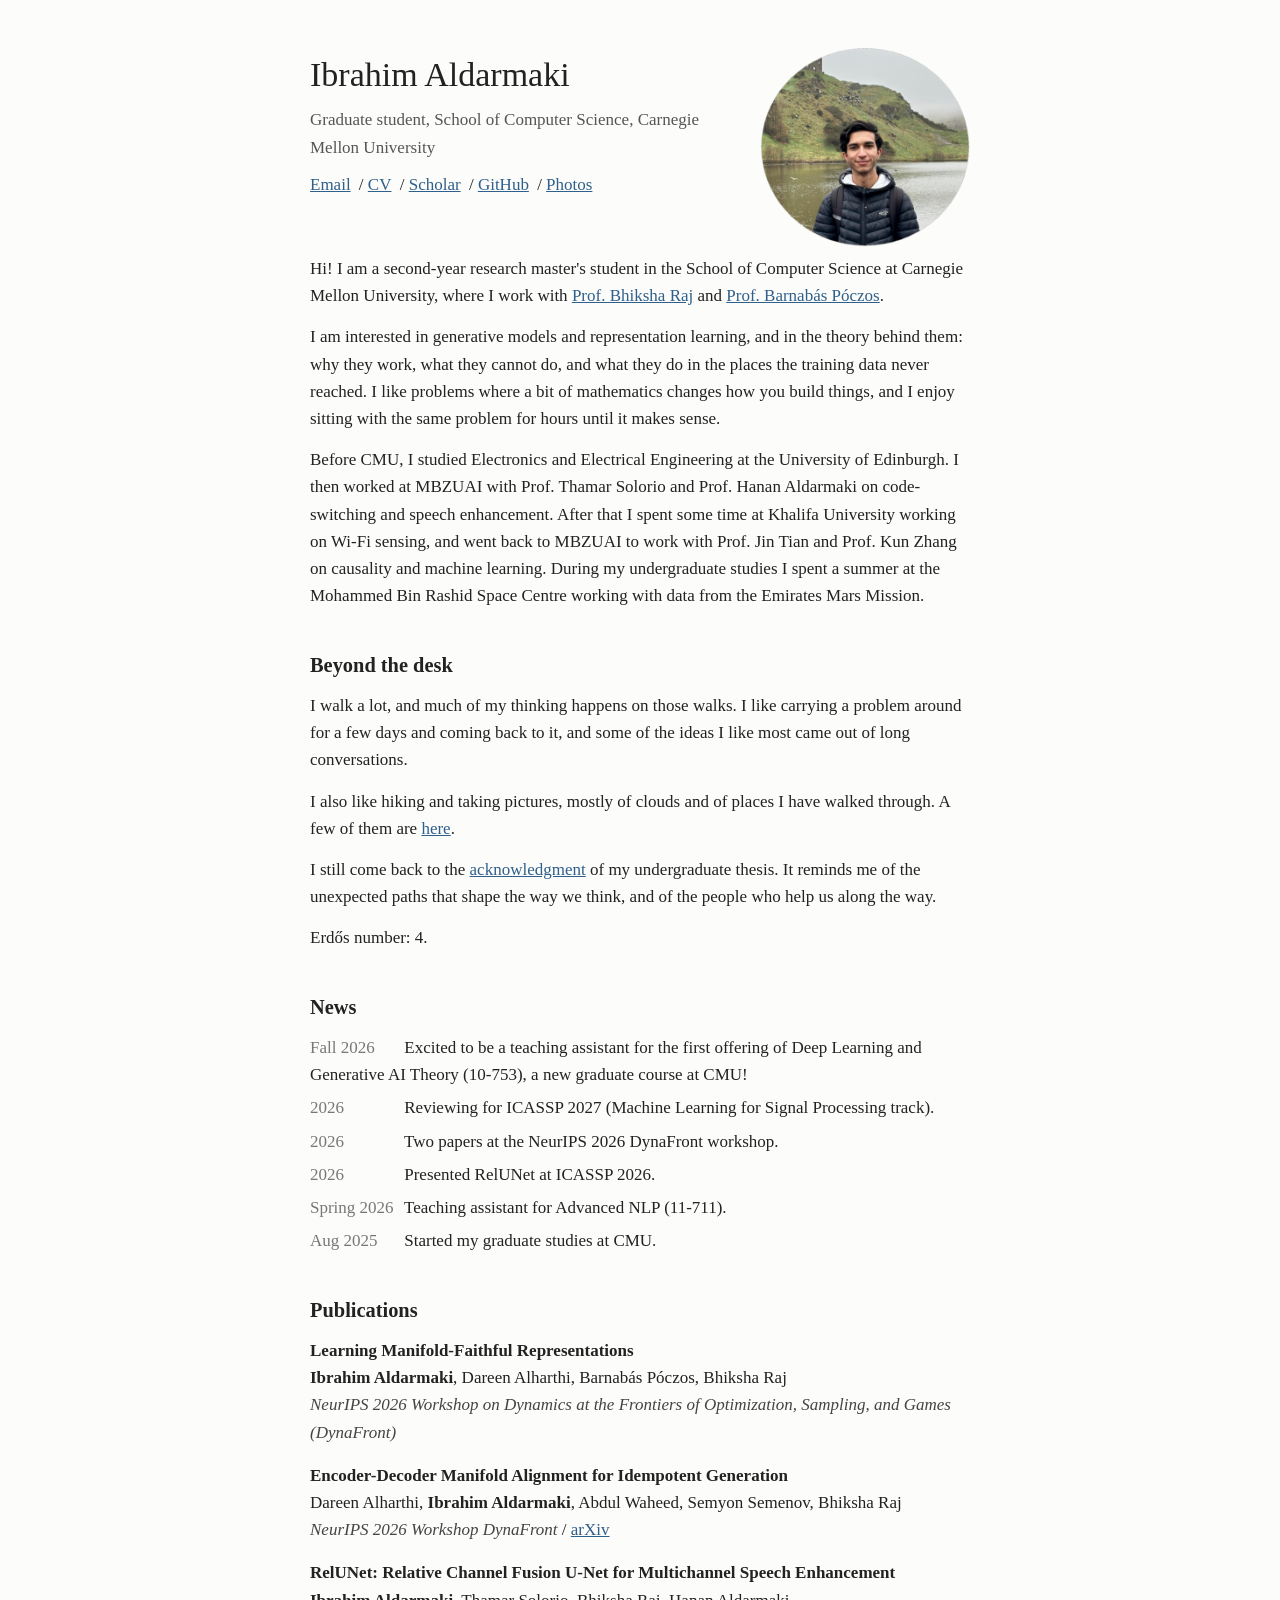
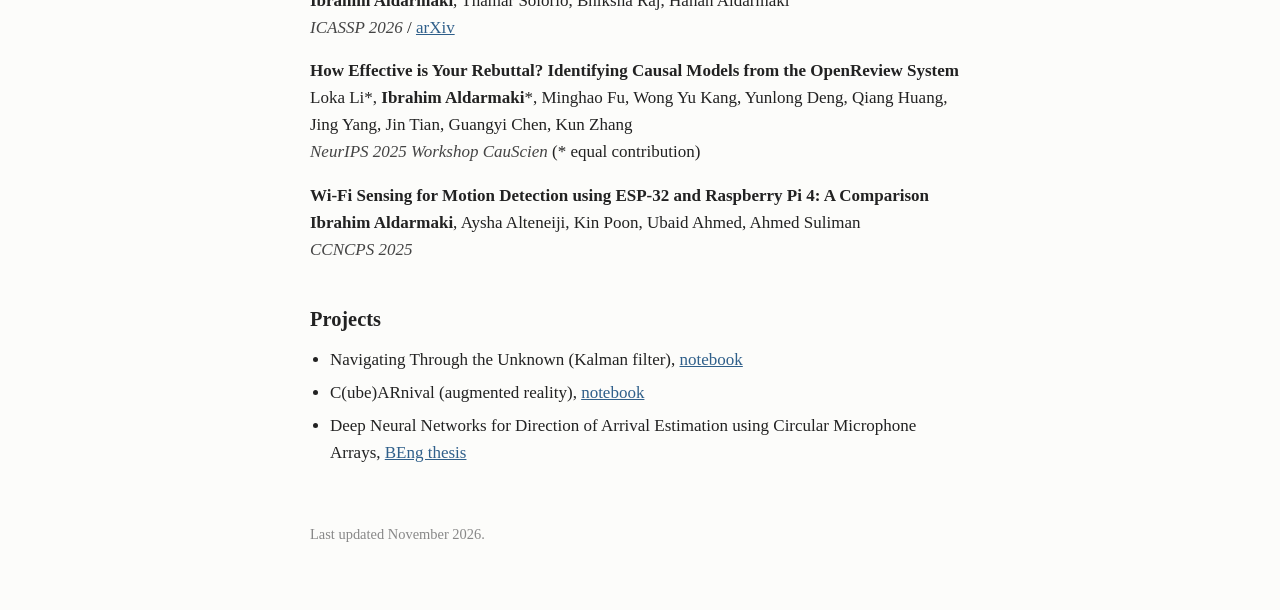
<file: index.html>
<!DOCTYPE html>
<html lang="en">
<head>
  <meta charset="UTF-8">
  <meta name="viewport" content="width=device-width, initial-scale=1.0">
  <title>Ibrahim Aldarmaki</title>
  <meta name="description" content="Ibrahim Aldarmaki, graduate student at Carnegie Mellon University working on generative models and representation learning.">
  <link rel="stylesheet" href="style.css">
</head>
<body>
<main>

  <div class="top">
    <div class="text">
      <h1>Ibrahim Aldarmaki</h1>
      <p class="subtitle">Graduate student, School of Computer Science, Carnegie Mellon University</p>
      <p class="links">
        <a href="mailto:ibrahim.m.aldarmaki@outlook.com">Email</a> /
        <a href="files/CV_Ibrahim_Aldarmaki.pdf">CV</a> /
        <a href="https://scholar.google.com/citations?user=7NfHXYwAAAAJ&amp;hl=en">Scholar</a> /
        <a href="https://github.com/ialdarmaki">GitHub</a> /
        <a href="photos.html">Photos</a>
      </p>
    </div>
    <img class="me" src="files/images/profile.png" alt="Ibrahim Aldarmaki">
  </div>

  <p>Hi! I am a second-year research master's student in the School of Computer Science at
  Carnegie Mellon University, where I work with
  <a href="https://cmu-mlsp.github.io/team/bhiksha_raj">Prof. Bhiksha Raj</a> and
  <a href="https://www.cs.cmu.edu/~bapoczos/">Prof. Barnab&aacute;s P&oacute;czos</a>.</p>

  <p>I am interested in generative models and representation learning, and in the theory
  behind them: why they work, what they cannot do, and what they do in the places the
  training data never reached. I like problems where a bit of mathematics changes how you
  build things, and I enjoy sitting with the same problem for hours until it makes sense.</p>

  <p>Before CMU, I studied Electronics and Electrical Engineering at the University of
  Edinburgh. I then worked at MBZUAI with Prof. Thamar Solorio and Prof. Hanan Aldarmaki on
  code-switching and speech enhancement. After that I spent some time at Khalifa University
  working on Wi-Fi sensing, and went back to MBZUAI to work with Prof. Jin Tian and
  Prof. Kun Zhang on causality and machine learning. During my undergraduate studies I spent
  a summer at the Mohammed Bin Rashid Space Centre working with data from the Emirates Mars
  Mission.</p>

  <h2>Beyond the desk</h2>

  <p>I walk a lot, and much of my thinking happens on those walks. I like carrying a
  problem around for a few days and coming back to it, and some of the ideas I like most
  came out of long conversations.</p>

  <p>I also like hiking and taking pictures, mostly of clouds and of places I have walked
  through. A few of them are <a href="photos.html">here</a>.</p>

  <p>I still come back to the <a href="files/thesis_acknowledgment.png">acknowledgment</a> of my
  undergraduate thesis. It reminds me of the unexpected paths that shape the way we think, and of
  the people who help us along the way.</p>

  <p>Erd&#337;s number: 4.</p>

  <h2>News</h2>
  <ul class="news">
    <li><span class="when">Fall 2026</span> Excited to be a teaching assistant for the first offering of Deep Learning and Generative AI Theory (10-753), a new graduate course at CMU!</li>
    <li><span class="when">2026</span> Reviewing for ICASSP 2027 (Machine Learning for Signal Processing track).</li>
    <li><span class="when">2026</span> Two papers at the NeurIPS 2026 DynaFront workshop.</li>
    <li><span class="when">2026</span> Presented RelUNet at ICASSP 2026.</li>
    <li><span class="when">Spring 2026</span> Teaching assistant for Advanced NLP (11-711).</li>
    <li><span class="when">Aug 2025</span> Started my graduate studies at CMU.</li>
  </ul>

  <h2>Publications</h2>

  <div class="pub">
    <span class="title">Learning Manifold-Faithful Representations</span><br>
    <b>Ibrahim Aldarmaki</b>, Dareen Alharthi, Barnab&aacute;s P&oacute;czos, Bhiksha Raj<br>
    <span class="venue">NeurIPS 2026 Workshop on Dynamics at the Frontiers of Optimization, Sampling, and Games (DynaFront)</span>
  </div>

  <div class="pub">
    <span class="title">Encoder-Decoder Manifold Alignment for Idempotent Generation</span><br>
    Dareen Alharthi, <b>Ibrahim Aldarmaki</b>, Abdul Waheed, Semyon Semenov, Bhiksha Raj<br>
    <span class="venue">NeurIPS 2026 Workshop DynaFront</span> /
    <a href="https://arxiv.org/abs/2606.22304">arXiv</a>
  </div>

  <div class="pub">
    <span class="title">RelUNet: Relative Channel Fusion U-Net for Multichannel Speech Enhancement</span><br>
    <b>Ibrahim Aldarmaki</b>, Thamar Solorio, Bhiksha Raj, Hanan Aldarmaki<br>
    <span class="venue">ICASSP 2026</span> /
    <a href="https://arxiv.org/abs/2410.05019">arXiv</a>
  </div>

  <div class="pub">
    <span class="title">How Effective is Your Rebuttal? Identifying Causal Models from the OpenReview System</span><br>
    Loka Li*, <b>Ibrahim Aldarmaki</b>*, Minghao Fu, Wong Yu Kang, Yunlong Deng, Qiang Huang, Jing Yang, Jin Tian, Guangyi Chen, Kun Zhang<br>
    <span class="venue">NeurIPS 2025 Workshop CauScien</span> (* equal contribution)
  </div>

  <div class="pub">
    <span class="title">Wi-Fi Sensing for Motion Detection using ESP-32 and Raspberry Pi 4: A Comparison</span><br>
    <b>Ibrahim Aldarmaki</b>, Aysha Alteneiji, Kin Poon, Ubaid Ahmed, Ahmed Suliman<br>
    <span class="venue">CCNCPS 2025</span>
  </div>

  <h2>Projects</h2>
  <ul>
    <li>Navigating Through the Unknown (Kalman filter),
      <a href="https://github.com/ialdarmaki/Navigating-Through-the-Unknown/blob/main/Navigating_Through_The_Unknown.ipynb">notebook</a></li>
    <li>C(ube)ARnival (augmented reality),
      <a href="https://github.com/ialdarmaki/CubeARnival/blob/main/CubeARnival_chessboard.ipynb">notebook</a></li>
    <li>Deep Neural Networks for Direction of Arrival Estimation using Circular Microphone Arrays,
      <a href="files/BEng_Thesis_Ibrahim_Aldarmaki.pdf">BEng thesis</a></li>
  </ul>

  <footer>Last updated November 2026.</footer>

</main>
</body>
</html>
</file>
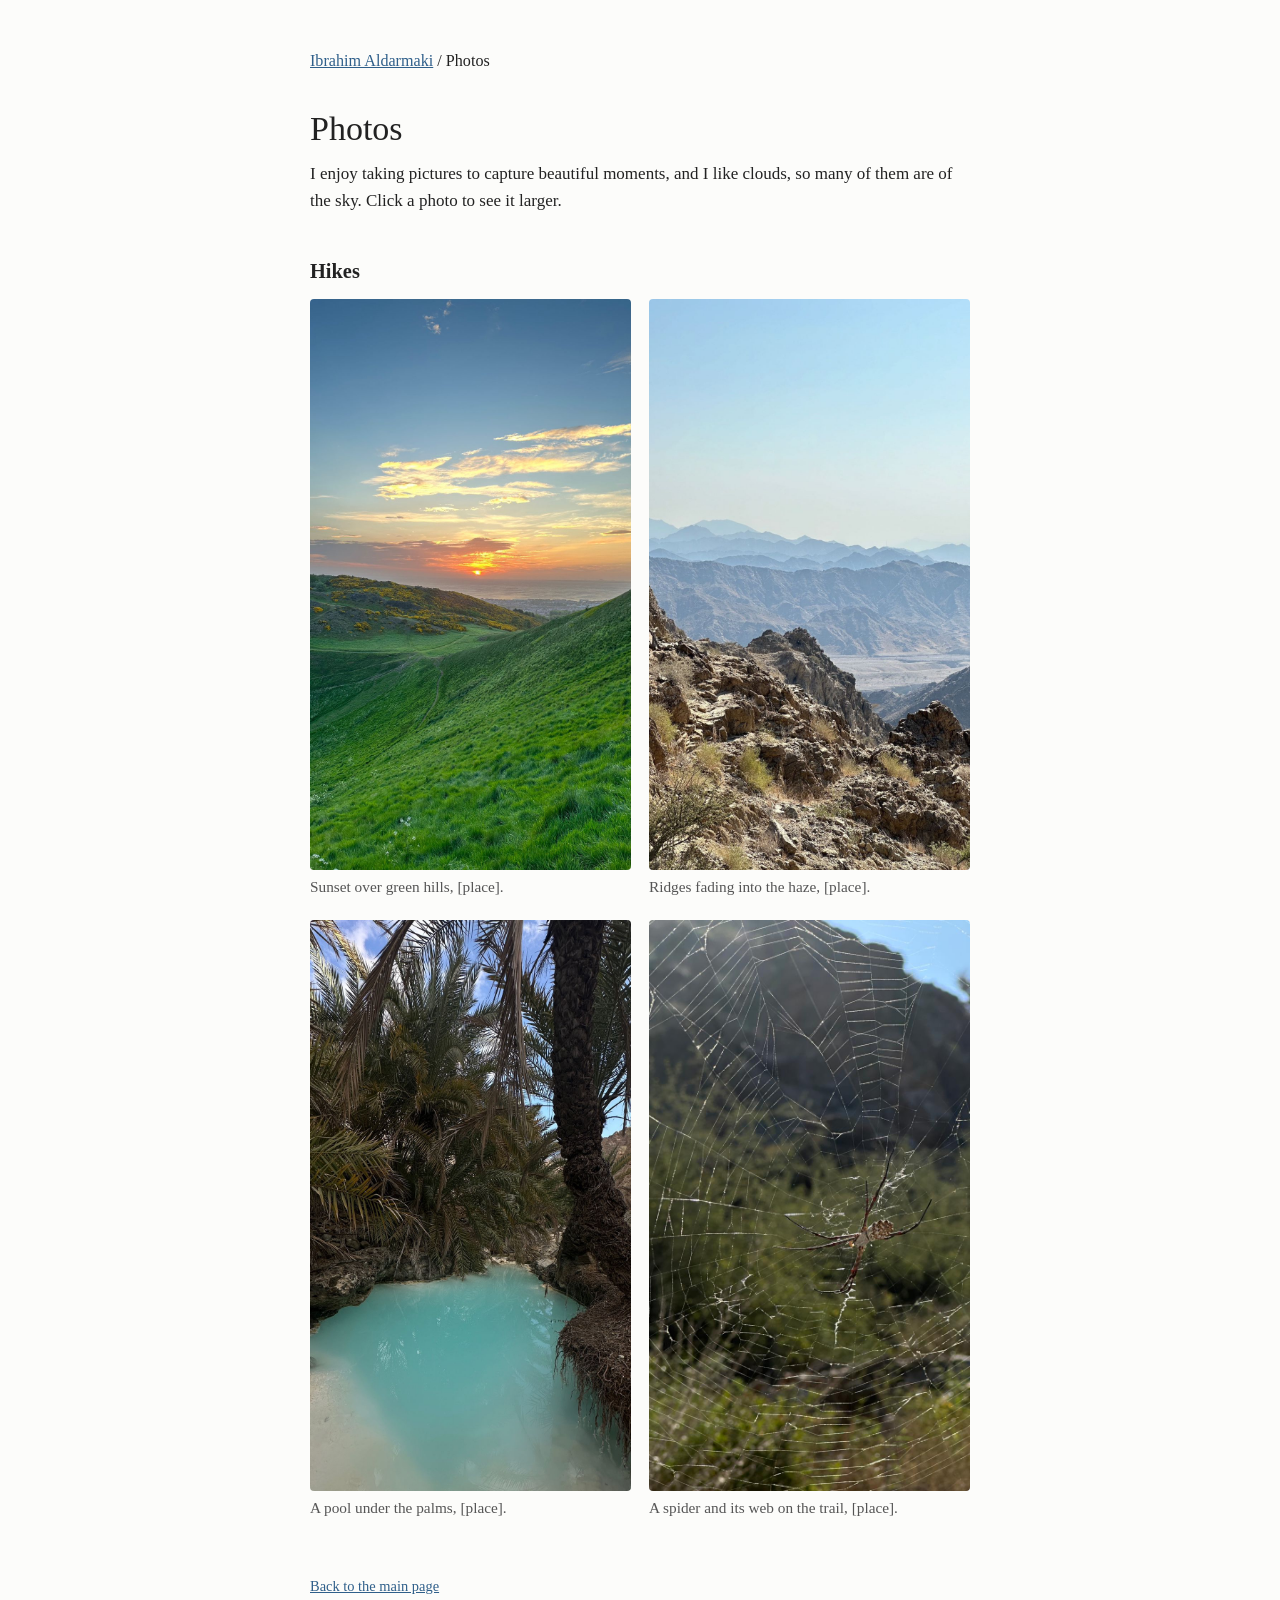
<file: photos.html>
<!DOCTYPE html>
<html lang="en">
<head>
  <meta charset="UTF-8">
  <meta name="viewport" content="width=device-width, initial-scale=1.0">
  <title>Photos | Ibrahim Aldarmaki</title>
  <link rel="stylesheet" href="style.css">
</head>
<body>
<main>

  <p class="nav"><a href="index.html">Ibrahim Aldarmaki</a> / Photos</p>

  <h1>Photos</h1>
  <p>I enjoy taking pictures to capture beautiful moments, and I like clouds, so many of
  them are of the sky. Click a photo to see it larger.</p>

  <!--
  CLOUDS: put your photos in files/images/clouds/ and uncomment this section.
  Copy one <figure> block per photo. Captions are optional, keep them short and in your words.

  <h2>Clouds</h2>
  <div class="photos">
    <figure>
      <a href="files/images/clouds/cloud_1.jpg"><img src="files/images/clouds/cloud_1.jpg" alt="Clouds" loading="lazy"></a>
      <figcaption>Place, month year. One line if you want.</figcaption>
    </figure>
    <figure>
      <a href="files/images/clouds/cloud_2.jpg"><img src="files/images/clouds/cloud_2.jpg" alt="Clouds" loading="lazy"></a>
      <figcaption>Place, month year.</figcaption>
    </figure>
  </div>
  -->

  <h2>Hikes</h2>
  <!-- Captions are placeholders. Replace [place] and rewrite them in your own words. -->
  <div class="photos">
    <figure>
      <a href="files/images/hike_4.jpg"><img src="files/images/hike_4.jpg" alt="Green hills at sunset" loading="lazy"></a>
      <figcaption>Sunset over green hills, [place].</figcaption>
    </figure>
    <figure>
      <a href="files/images/hike_1.jpg"><img src="files/images/hike_1.jpg" alt="Mountain ridges in haze" loading="lazy"></a>
      <figcaption>Ridges fading into the haze, [place].</figcaption>
    </figure>
    <figure>
      <a href="files/images/hike_2.jpg"><img src="files/images/hike_2.jpg" alt="Turquoise pool under palm trees" loading="lazy"></a>
      <figcaption>A pool under the palms, [place].</figcaption>
    </figure>
    <figure>
      <a href="files/images/hike_3.jpg"><img src="files/images/hike_3.jpg" alt="Spider on its web" loading="lazy"></a>
      <figcaption>A spider and its web on the trail, [place].</figcaption>
    </figure>
  </div>

  <footer><a href="index.html">Back to the main page</a></footer>

</main>
</body>
</html>
</file>
<file: style.css>
/* Plain and readable. One typeface, no web fonts, no animation. */

body {
  margin: 0;
  background: #fcfcfa;
  color: #222;
  font-family: Charter, "Bitstream Charter", "Iowan Old Style", Georgia, serif;
  font-size: 17px;
  line-height: 1.6;
}

main {
  max-width: 660px;
  margin: 0 auto;
  padding: 48px 20px 64px;
}

a { color: #2f5f8a; }
a:hover { color: #173a5c; }

h1 {
  font-size: 2em;
  font-weight: normal;
  margin: 0 0 4px;
}

h2 {
  font-size: 1.2em;
  font-weight: bold;
  margin: 40px 0 10px;
}

p { margin: 0 0 14px; }

.top {
  display: flex;
  gap: 28px;
  align-items: flex-start;
  margin-bottom: 8px;
}
.top .text { flex: 1; }
.top img.me {
  width: 210px;
  height: auto;
}
.subtitle { color: #555; margin: 0 0 10px; }
.links a { margin-right: 4px; }

.nav { font-size: 0.95em; margin-bottom: 28px; }

ul { padding-left: 20px; margin: 0; }
li { margin-bottom: 6px; }

.news li { list-style: none; margin-left: -20px; }
.news .when { color: #777; display: inline-block; width: 90px; }

.pub { margin-bottom: 16px; }
.pub .title { font-weight: bold; }
.pub .venue { font-style: italic; color: #444; }

/* photos */
.photos {
  display: grid;
  grid-template-columns: repeat(2, 1fr);
  gap: 22px 18px;
  margin-top: 12px;
}
.photos figure { margin: 0; }
.photos img {
  width: 100%;
  display: block;
  border-radius: 4px;
}
.photos figcaption {
  font-size: 0.9em;
  color: #555;
  margin-top: 6px;
  line-height: 1.45;
}

footer {
  margin-top: 56px;
  font-size: 0.85em;
  color: #888;
}

@media (max-width: 560px) {
  body { font-size: 16px; }
  main { padding-top: 28px; }
  .top { flex-direction: column-reverse; gap: 16px; }
  .top img.me { width: 160px; }
  .news .when { display: block; width: auto; }
}
</file>
